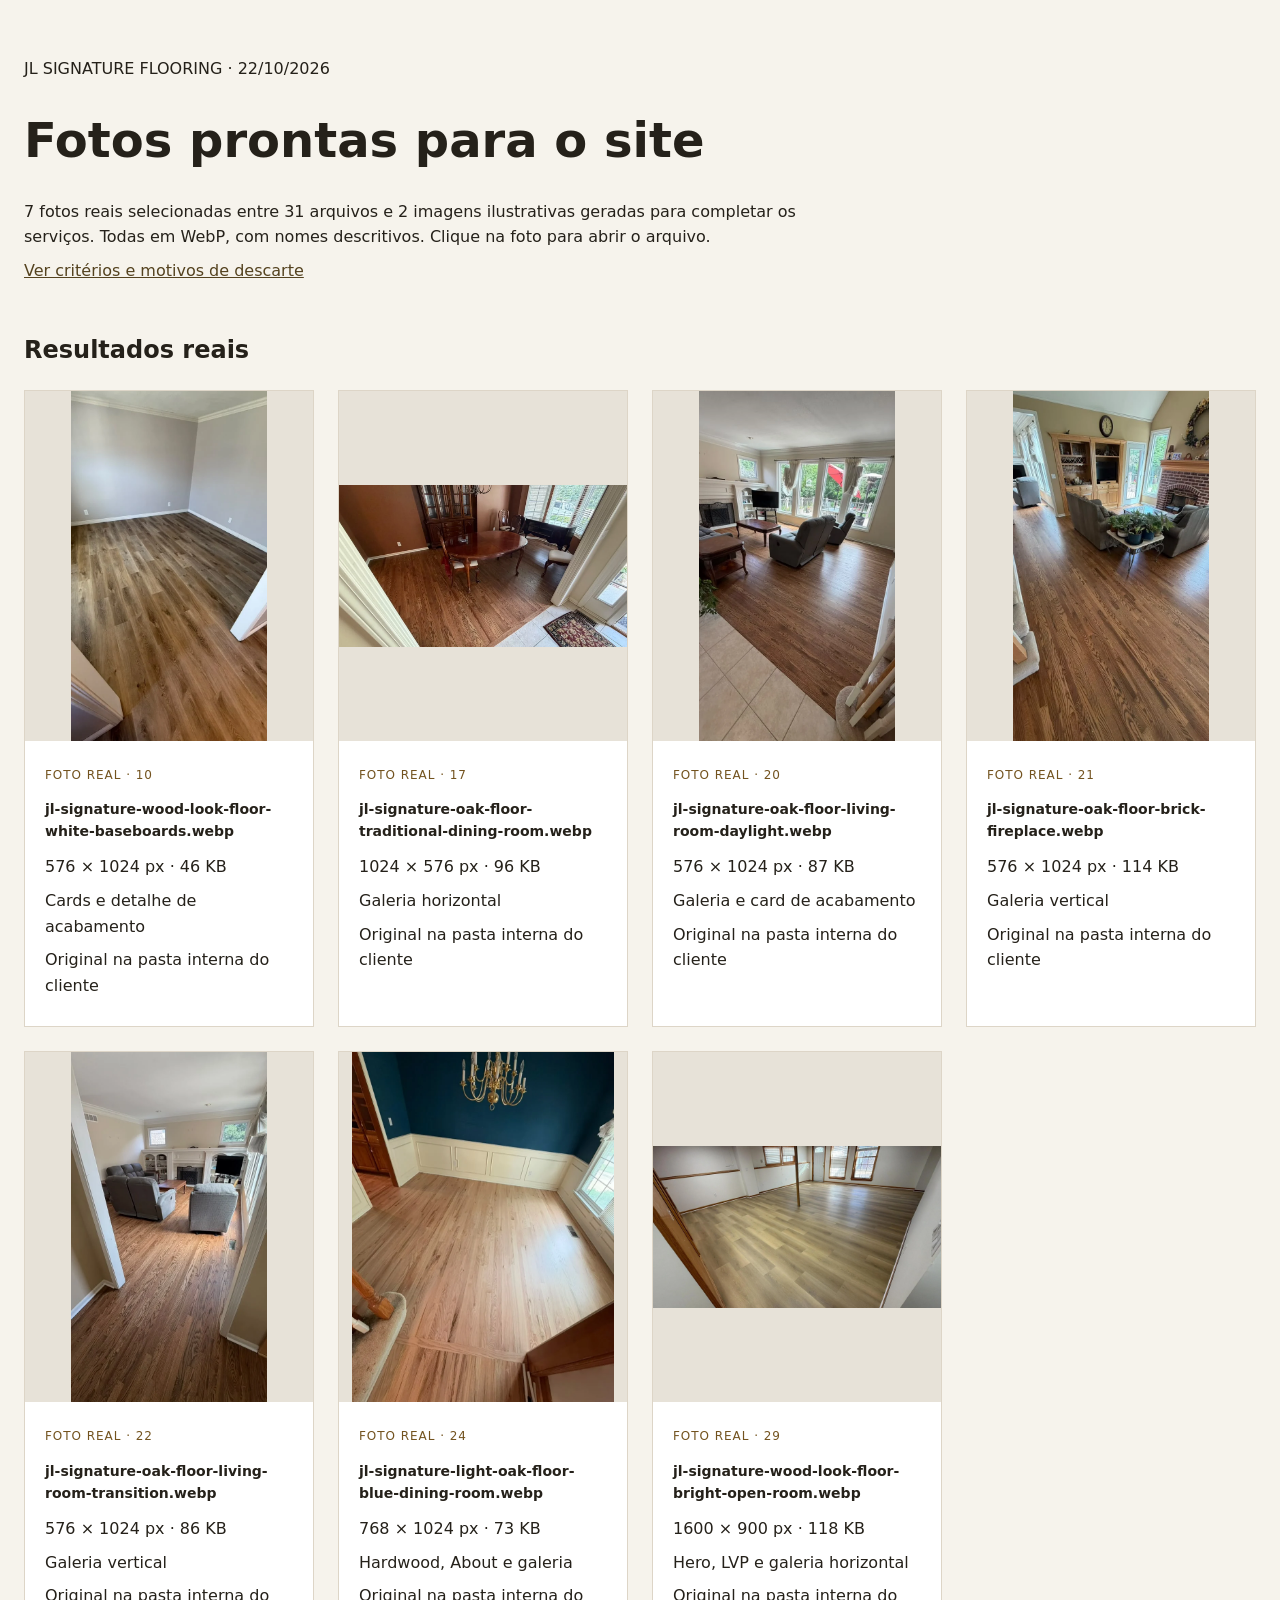
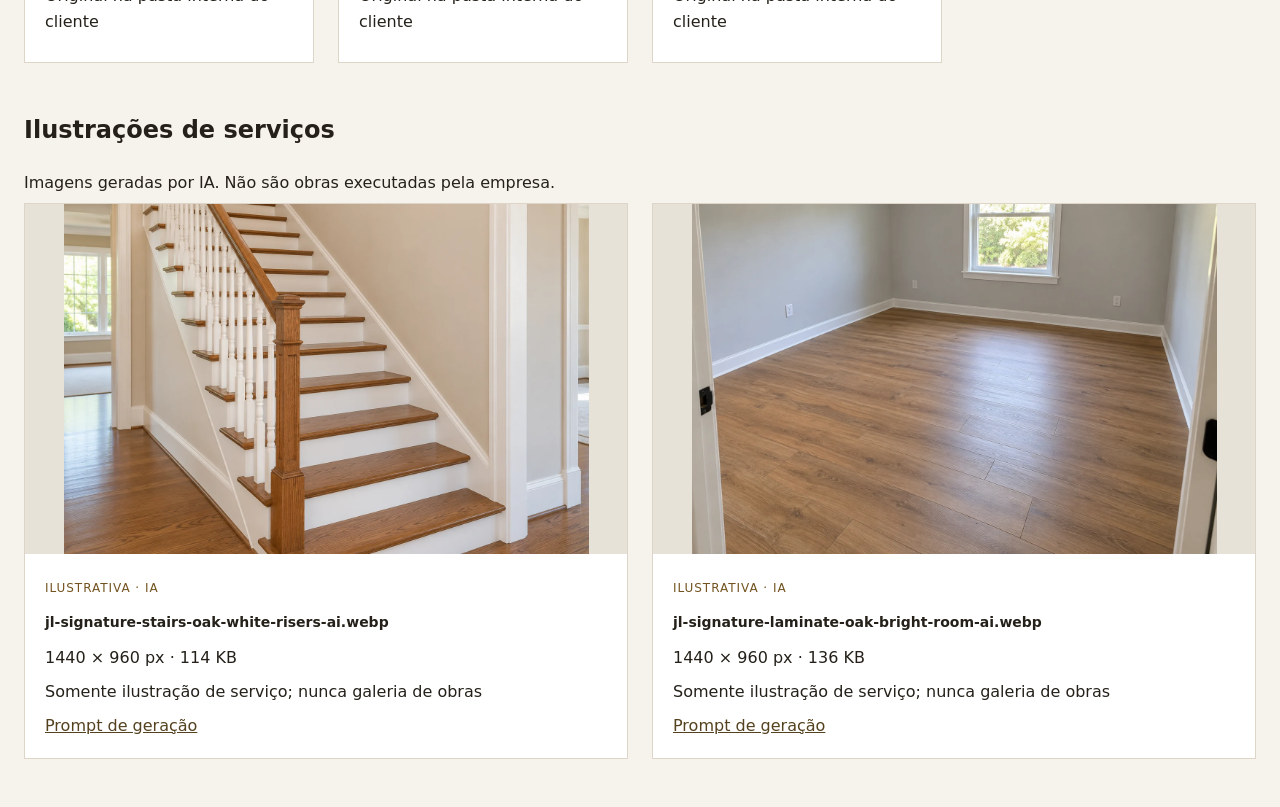
<file: docs/fotos-catalogo.html>
<!doctype html><html lang="pt-BR"><meta charset="utf-8"><meta name="viewport" content="width=device-width,initial-scale=1"><title>Curadoria de fotos · JL Signature Flooring</title><style>body{margin:0;background:#f6f3ec;color:#25211a;font:16px/1.6 system-ui}main{max-width:1300px;margin:auto;padding:48px 24px}h1{font-size:clamp(28px,4vw,48px);line-height:1.1}header{max-width:820px;margin-bottom:32px}.grid{display:grid;grid-template-columns:repeat(auto-fit,minmax(280px,1fr));gap:24px}article{background:white;border:1px solid #ddd5c7}article img{display:block;width:100%;height:350px;object-fit:contain;background:#e7e2d8}article div{padding:20px}h2{font-size:14px;overflow-wrap:anywhere}p{margin:8px 0}span{font-size:12px;letter-spacing:.08em;color:#73531f}a{color:#54421f}section>h2{font-size:24px;margin-top:48px}</style><main><header><p>JL SIGNATURE FLOORING · 22/10/2026</p><h1>Fotos prontas para o site</h1><p>7 fotos reais selecionadas entre 31 arquivos e 2 imagens ilustrativas geradas para completar os serviços. Todas em WebP, com nomes descritivos. Clique na foto para abrir o arquivo.</p><a href="FOTOS-CURADORIA.md">Ver critérios e motivos de descarte</a></header><section><h2>Resultados reais</h2><div class="grid"><article><a href="../assets/img/projects/jl-signature-wood-look-floor-white-baseboards.webp"><img src="../assets/img/projects/jl-signature-wood-look-floor-white-baseboards.webp" alt="Wood-look plank floor with white baseboards in a clean gray room" width="576" height="1024" loading="lazy"></a><div><span>FOTO REAL · 10</span><h2>jl-signature-wood-look-floor-white-baseboards.webp</h2><p>576 × 1024 px · 46 KB</p><p>Cards e detalhe de acabamento</p><p>Original na pasta interna do cliente</p></div></article><article><a href="../assets/img/projects/jl-signature-oak-floor-traditional-dining-room.webp"><img src="../assets/img/projects/jl-signature-oak-floor-traditional-dining-room.webp" alt="Brown oak floor in a traditional furnished dining room" width="1024" height="576" loading="lazy"></a><div><span>FOTO REAL · 17</span><h2>jl-signature-oak-floor-traditional-dining-room.webp</h2><p>1024 × 576 px · 96 KB</p><p>Galeria horizontal</p><p>Original na pasta interna do cliente</p></div></article><article><a href="../assets/img/projects/jl-signature-oak-floor-living-room-daylight.webp"><img src="../assets/img/projects/jl-signature-oak-floor-living-room-daylight.webp" alt="Brown oak floor in a furnished living room with natural daylight" width="576" height="1024" loading="lazy"></a><div><span>FOTO REAL · 20</span><h2>jl-signature-oak-floor-living-room-daylight.webp</h2><p>576 × 1024 px · 87 KB</p><p>Galeria e card de acabamento</p><p>Original na pasta interna do cliente</p></div></article><article><a href="../assets/img/projects/jl-signature-oak-floor-brick-fireplace.webp"><img src="../assets/img/projects/jl-signature-oak-floor-brick-fireplace.webp" alt="Oak floor in a living room with a brick fireplace" width="576" height="1024" loading="lazy"></a><div><span>FOTO REAL · 21</span><h2>jl-signature-oak-floor-brick-fireplace.webp</h2><p>576 × 1024 px · 114 KB</p><p>Galeria vertical</p><p>Original na pasta interna do cliente</p></div></article><article><a href="../assets/img/projects/jl-signature-oak-floor-living-room-transition.webp"><img src="../assets/img/projects/jl-signature-oak-floor-living-room-transition.webp" alt="Continuous oak flooring from a hallway into a living room" width="576" height="1024" loading="lazy"></a><div><span>FOTO REAL · 22</span><h2>jl-signature-oak-floor-living-room-transition.webp</h2><p>576 × 1024 px · 86 KB</p><p>Galeria vertical</p><p>Original na pasta interna do cliente</p></div></article><article><a href="../assets/img/projects/jl-signature-light-oak-floor-blue-dining-room.webp"><img src="../assets/img/projects/jl-signature-light-oak-floor-blue-dining-room.webp" alt="Light oak floor in a blue dining room with white wainscoting" width="768" height="1024" loading="lazy"></a><div><span>FOTO REAL · 24</span><h2>jl-signature-light-oak-floor-blue-dining-room.webp</h2><p>768 × 1024 px · 73 KB</p><p>Hardwood, About e galeria</p><p>Original na pasta interna do cliente</p></div></article><article><a href="../assets/img/projects/jl-signature-wood-look-floor-bright-open-room.webp"><img src="../assets/img/projects/jl-signature-wood-look-floor-bright-open-room.webp" alt="Wood-look plank floor in a bright empty room with wood-trimmed windows" width="1600" height="900" loading="lazy"></a><div><span>FOTO REAL · 29</span><h2>jl-signature-wood-look-floor-bright-open-room.webp</h2><p>1600 × 900 px · 118 KB</p><p>Hero, LVP e galeria horizontal</p><p>Original na pasta interna do cliente</p></div></article></div></section><section><h2>Ilustrações de serviços</h2><p>Imagens geradas por IA. Não são obras executadas pela empresa.</p><div class="grid"><article><a href="../assets/img/illustrative/jl-signature-stairs-oak-white-risers-ai.webp"><img src="../assets/img/illustrative/jl-signature-stairs-oak-white-risers-ai.webp" alt="Illustrative image of oak stair treads with white risers" width="1440" height="960" loading="lazy"></a><div><span>ILUSTRATIVA · IA</span><h2>jl-signature-stairs-oak-white-risers-ai.webp</h2><p>1440 × 960 px · 114 KB</p><p>Somente ilustração de serviço; nunca galeria de obras</p><a href="fotos-prompts.md">Prompt de geração</a></div></article><article><a href="../assets/img/illustrative/jl-signature-laminate-oak-bright-room-ai.webp"><img src="../assets/img/illustrative/jl-signature-laminate-oak-bright-room-ai.webp" alt="Illustrative image of oak-look laminate in a clean bright room" width="1440" height="960" loading="lazy"></a><div><span>ILUSTRATIVA · IA</span><h2>jl-signature-laminate-oak-bright-room-ai.webp</h2><p>1440 × 960 px · 136 KB</p><p>Somente ilustração de serviço; nunca galeria de obras</p><a href="fotos-prompts.md">Prompt de geração</a></div></article></div></section></main></html>
</file>
